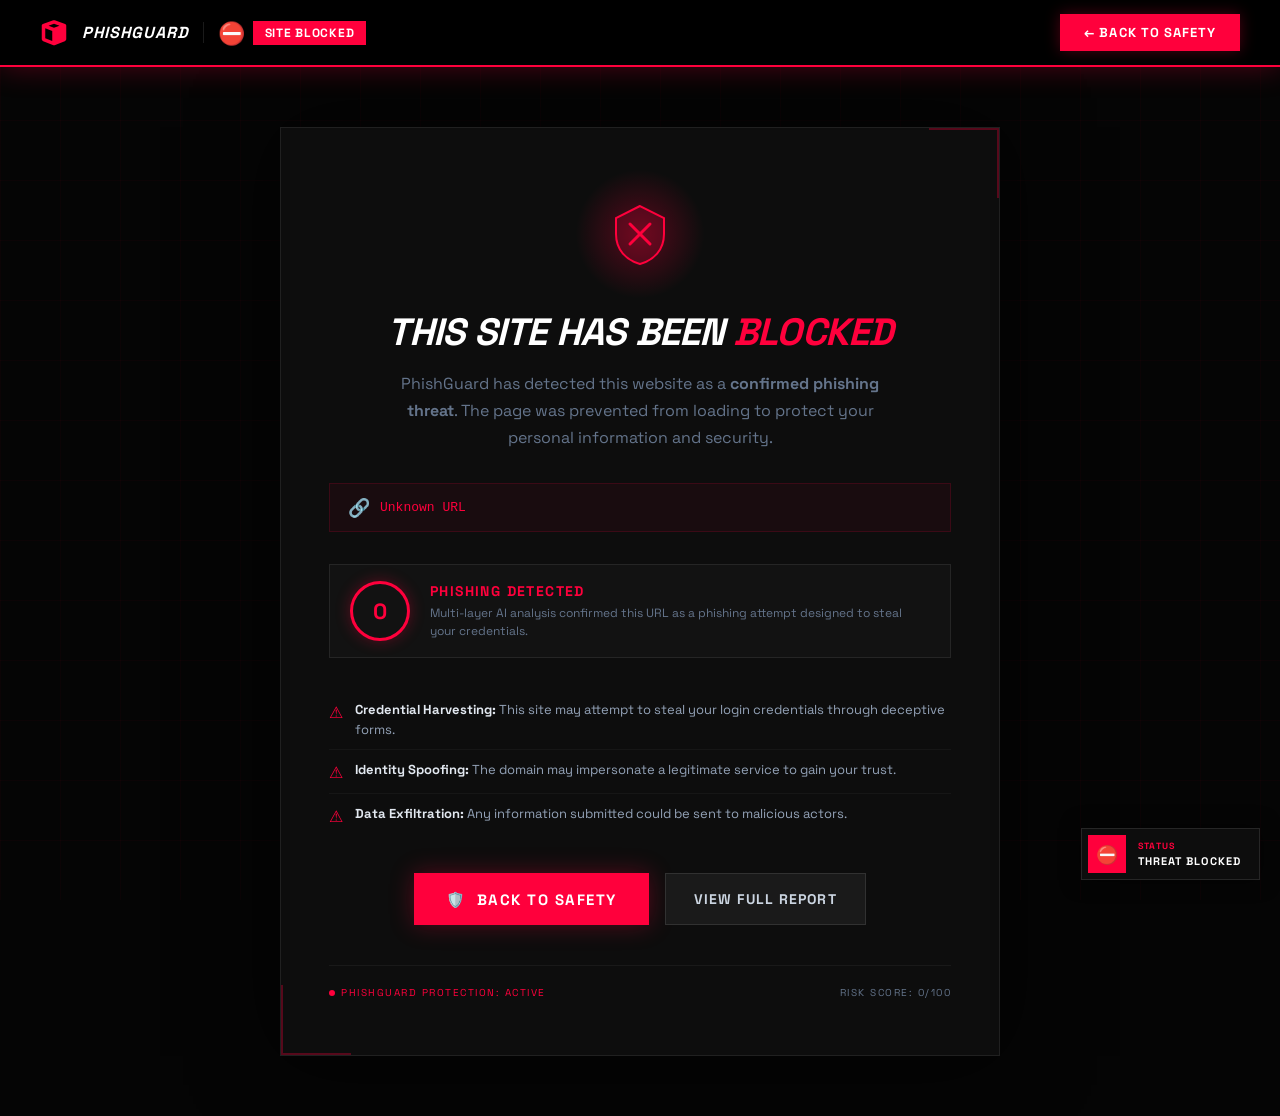
<file: extension/blocked.html>
<!DOCTYPE html>
<html lang="en">
<head>
  <meta charset="utf-8"/>
  <meta name="viewport" content="width=device-width, initial-scale=1.0"/>
  <title>⛔ Site Blocked — PhishGuard</title>
  <link href="https://fonts.googleapis.com/css2?family=Space+Grotesk:wght@300;400;500;600;700;800;900&display=swap" rel="stylesheet"/>
  <style>
    *, *::before, *::after { margin: 0; padding: 0; box-sizing: border-box; }

    :root {
      --danger: #ff003c;
      --danger-glow: rgba(255, 0, 60, 0.3);
      --bg: #050505;
      --surface: #0d0d0d;
      --border: rgba(255, 255, 255, 0.08);
      --text: #e2e8f0;
      --text-muted: #64748b;
    }

    body {
      font-family: 'Space Grotesk', 'Segoe UI', system-ui, sans-serif;
      background: var(--bg);
      color: var(--text);
      min-height: 100vh;
      display: flex;
      flex-direction: column;
      overflow-x: hidden;
    }

    /* Animated background grid */
    body::before {
      content: '';
      position: fixed;
      inset: 0;
      background-image:
        linear-gradient(rgba(255, 0, 60, 0.03) 1px, transparent 1px),
        linear-gradient(90deg, rgba(255, 0, 60, 0.03) 1px, transparent 1px);
      background-size: 60px 60px;
      pointer-events: none;
      z-index: 0;
      animation: gridPulse 4s ease-in-out infinite;
    }

    @keyframes gridPulse {
      0%, 100% { opacity: 0.5; }
      50% { opacity: 1; }
    }

    /* ---- Top Banner ---- */
    .top-banner {
      width: 100%;
      background: #000;
      padding: 14px 28px;
      border-bottom: 2px solid var(--danger);
      box-shadow: 0 0 30px var(--danger-glow);
      position: sticky;
      top: 0;
      z-index: 100;
    }

    .top-inner {
      max-width: 1200px;
      margin: 0 auto;
      display: flex;
      align-items: center;
      justify-content: space-between;
      gap: 16px;
      flex-wrap: wrap;
    }

    .top-left {
      display: flex;
      align-items: center;
      gap: 14px;
    }

    .logo-icon {
      width: 28px;
      height: 28px;
      color: var(--danger);
    }

    .brand {
      font-weight: 700;
      font-size: 16px;
      color: white;
      letter-spacing: 0.06em;
      text-transform: uppercase;
      font-style: italic;
      border-right: 1px solid rgba(255,255,255,0.1);
      padding-right: 14px;
    }

    .warning-badge {
      display: flex;
      align-items: center;
      gap: 8px;
    }

    .warning-icon {
      font-size: 22px;
      animation: pulse 1.5s ease-in-out infinite;
      color: var(--danger);
    }

    .warning-label {
      font-weight: 700;
      font-size: 12px;
      color: white;
      text-transform: uppercase;
      letter-spacing: 0.06em;
      background: var(--danger);
      padding: 4px 12px;
    }

    .top-right {
      display: flex;
      align-items: center;
      gap: 10px;
    }

    .btn-leave {
      background: var(--danger);
      color: white;
      border: none;
      font-weight: 700;
      padding: 10px 24px;
      font-size: 13px;
      cursor: pointer;
      transition: all 0.2s;
      font-family: inherit;
      text-transform: uppercase;
      letter-spacing: 0.08em;
      box-shadow: 0 0 15px var(--danger-glow);
    }

    .btn-leave:hover {
      filter: brightness(1.3);
      box-shadow: 0 0 25px var(--danger-glow);
    }

    /* ---- Main Content ---- */
    .main {
      flex: 1;
      display: flex;
      align-items: center;
      justify-content: center;
      padding: 60px 24px;
      position: relative;
      z-index: 1;
    }

    .block-card {
      max-width: 720px;
      width: 100%;
      background: var(--surface);
      padding: 56px 48px;
      border: 1px solid var(--border);
      position: relative;
      overflow: hidden;
      box-shadow: 0 0 80px rgba(0, 0, 0, 0.8);
    }

    /* Corner decorations */
    .block-card::before {
      content: '';
      position: absolute;
      top: 0; right: 0;
      width: 70px; height: 70px;
      border-top: 2px solid rgba(255, 0, 60, 0.3);
      border-right: 2px solid rgba(255, 0, 60, 0.3);
      pointer-events: none;
    }
    .block-card::after {
      content: '';
      position: absolute;
      bottom: 0; left: 0;
      width: 70px; height: 70px;
      border-bottom: 2px solid rgba(255, 0, 60, 0.3);
      border-left: 2px solid rgba(255, 0, 60, 0.3);
      pointer-events: none;
    }

    /* Danger Shield Icon */
    .shield-wrap {
      width: 100px;
      height: 100px;
      margin: 0 auto 28px;
      display: flex;
      align-items: center;
      justify-content: center;
      position: relative;
    }

    .shield-glow {
      position: absolute;
      inset: -15px;
      background: radial-gradient(circle, var(--danger-glow), transparent 70%);
      animation: glowPulse 2s ease-in-out infinite;
    }

    @keyframes glowPulse {
      0%, 100% { opacity: 0.6; transform: scale(1); }
      50% { opacity: 1; transform: scale(1.1); }
    }

    .shield-icon {
      position: relative;
      z-index: 1;
      width: 64px;
      height: 64px;
    }

    .shield-icon svg {
      width: 100%;
      height: 100%;
    }

    .block-title {
      font-size: 38px;
      font-weight: 900;
      color: white;
      text-transform: uppercase;
      letter-spacing: -0.02em;
      font-style: italic;
      margin-bottom: 16px;
      text-align: center;
      line-height: 1.1;
    }

    .block-title span {
      color: var(--danger);
    }

    .block-subtitle {
      font-size: 16px;
      color: var(--text-muted);
      text-align: center;
      line-height: 1.7;
      margin-bottom: 32px;
      max-width: 520px;
      margin-left: auto;
      margin-right: auto;
    }

    .blocked-url {
      display: flex;
      align-items: center;
      gap: 10px;
      background: rgba(255, 0, 60, 0.05);
      border: 1px solid rgba(255, 0, 60, 0.15);
      padding: 12px 18px;
      margin-bottom: 32px;
      overflow: hidden;
    }

    .blocked-url-icon {
      color: var(--danger);
      font-size: 18px;
      flex-shrink: 0;
    }

    .blocked-url-text {
      font-family: 'Courier New', monospace;
      font-size: 13px;
      color: var(--danger);
      overflow: hidden;
      text-overflow: ellipsis;
      white-space: nowrap;
    }

    /* Risk Score Meter */
    .risk-meter {
      display: flex;
      align-items: center;
      gap: 20px;
      background: rgba(255, 255, 255, 0.02);
      border: 1px solid var(--border);
      padding: 16px 20px;
      margin-bottom: 32px;
    }

    .risk-score-circle {
      width: 60px;
      height: 60px;
      border-radius: 50%;
      border: 3px solid var(--danger);
      display: flex;
      align-items: center;
      justify-content: center;
      flex-shrink: 0;
      box-shadow: 0 0 15px var(--danger-glow);
    }

    .risk-score-num {
      font-size: 22px;
      font-weight: 900;
      color: var(--danger);
    }

    .risk-details {
      flex: 1;
    }

    .risk-verdict {
      font-size: 14px;
      font-weight: 700;
      color: var(--danger);
      text-transform: uppercase;
      letter-spacing: 0.1em;
      margin-bottom: 4px;
    }

    .risk-explanation {
      font-size: 12px;
      color: var(--text-muted);
      line-height: 1.5;
    }

    /* Threat Info */
    .threat-list {
      list-style: none;
      margin-bottom: 36px;
    }

    .threat-item {
      display: flex;
      align-items: flex-start;
      gap: 12px;
      padding: 10px 0;
      border-bottom: 1px solid rgba(255,255,255,0.04);
    }

    .threat-item:last-child {
      border-bottom: none;
    }

    .threat-icon {
      color: var(--danger);
      font-size: 16px;
      margin-top: 2px;
      flex-shrink: 0;
    }

    .threat-text {
      font-size: 13px;
      color: #94a3b8;
      line-height: 1.5;
    }

    .threat-text strong {
      color: var(--text);
    }

    /* Actions */
    .actions {
      display: flex;
      gap: 16px;
      justify-content: center;
      flex-wrap: wrap;
    }

    .btn-safety {
      display: flex;
      align-items: center;
      gap: 10px;
      min-width: 220px;
      justify-content: center;
      background: var(--danger);
      color: white;
      border: none;
      font-weight: 900;
      padding: 16px 32px;
      font-size: 15px;
      cursor: pointer;
      transition: all 0.2s;
      text-transform: uppercase;
      letter-spacing: 0.1em;
      font-family: inherit;
      box-shadow: 0 0 25px var(--danger-glow);
    }

    .btn-safety:hover {
      filter: brightness(1.3);
      box-shadow: 0 0 35px var(--danger-glow);
      transform: translateY(-1px);
    }

    .btn-report {
      min-width: 180px;
      background: #1a1a1a;
      color: #cbd5e1;
      border: 1px solid rgba(255,255,255,0.1);
      font-weight: 700;
      padding: 16px 28px;
      font-size: 14px;
      cursor: pointer;
      transition: all 0.2s;
      text-transform: uppercase;
      letter-spacing: 0.08em;
      font-family: inherit;
    }

    .btn-report:hover {
      background: #222;
      border-color: rgba(255,255,255,0.2);
    }

    /* Status Footer */
    .meta-bar {
      margin-top: 40px;
      padding-top: 20px;
      border-top: 1px solid rgba(255,255,255,0.05);
      display: flex;
      justify-content: space-between;
      align-items: center;
      font-size: 10px;
      color: var(--text-muted);
      text-transform: uppercase;
      letter-spacing: 0.15em;
      flex-wrap: wrap;
      gap: 8px;
    }

    .meta-status {
      color: var(--danger);
      display: flex;
      align-items: center;
      gap: 6px;
    }

    .meta-dot {
      width: 6px;
      height: 6px;
      border-radius: 50%;
      background: var(--danger);
      animation: pulse 1.5s ease-in-out infinite;
    }

    /* Fixed Footer Badge */
    .fixed-badge {
      position: fixed;
      bottom: 20px;
      right: 20px;
      display: flex;
      align-items: center;
      gap: 12px;
      background: var(--surface);
      padding: 6px 18px 6px 6px;
      border: 1px solid rgba(255,255,255,0.1);
      box-shadow: 0 0 20px rgba(0,0,0,0.6);
      z-index: 100;
    }

    .fixed-badge-icon {
      width: 38px;
      height: 38px;
      background: var(--danger);
      display: flex;
      align-items: center;
      justify-content: center;
      color: white;
      font-size: 18px;
    }

    .fixed-badge-label {
      font-size: 9px;
      font-weight: 900;
      text-transform: uppercase;
      letter-spacing: 0.15em;
      color: var(--danger);
    }

    .fixed-badge-value {
      font-size: 11px;
      font-weight: 700;
      text-transform: uppercase;
      letter-spacing: 0.1em;
      color: white;
      margin-top: 2px;
    }

    /* Animations */
    @keyframes pulse {
      0%, 100% { opacity: 1; }
      50% { opacity: 0.3; }
    }

    @keyframes fadeInUp {
      from { opacity: 0; transform: translateY(30px); }
      to { opacity: 1; transform: translateY(0); }
    }

    .block-card {
      animation: fadeInUp 0.6s ease forwards;
    }

    /* Responsive */
    @media (max-width: 600px) {
      .block-card { padding: 36px 24px; }
      .block-title { font-size: 28px; }
      .actions { flex-direction: column; }
      .btn-safety, .btn-report { width: 100%; }
    }
  </style>
</head>
<body>

  <!-- Top Banner -->
  <div class="top-banner">
    <div class="top-inner">
      <div class="top-left">
        <svg class="logo-icon" fill="none" viewBox="0 0 48 48" xmlns="http://www.w3.org/2000/svg">
          <path clip-rule="evenodd" d="M24 18.4228L42 11.475V34.3663C42 34.7796 41.7457 35.1504 41.3601 35.2992L24 42V18.4228Z" fill="currentColor" fill-rule="evenodd"></path>
          <path clip-rule="evenodd" d="M24 8.18819L33.4123 11.574L24 15.2071L14.5877 11.574L24 8.18819ZM9 15.8487L21 20.4805V37.6263L9 32.9945V15.8487ZM27 37.6263V20.4805L39 15.8487V32.9945L27 37.6263ZM25.354 2.29885C24.4788 1.98402 23.5212 1.98402 22.646 2.29885L4.98454 8.65208C3.7939 9.08038 3 10.2097 3 11.475V34.3663C3 36.0196 4.01719 37.5026 5.55962 38.098L22.9197 44.7987C23.6149 45.0671 24.3851 45.0671 25.0803 44.7987L42.4404 38.098C43.9828 37.5026 45 36.0196 45 34.3663V11.475C45 10.2097 44.2061 9.08038 43.0155 8.65208L25.354 2.29885Z" fill="currentColor" fill-rule="evenodd"></path>
        </svg>
        <span class="brand">PhishGuard</span>
        <div class="warning-badge">
          <span class="warning-icon">⛔</span>
          <span class="warning-label">Site Blocked</span>
        </div>
      </div>
      <div class="top-right">
        <button class="btn-leave" id="leaveBtn">← Back to Safety</button>
      </div>
    </div>
  </div>

  <!-- Main Content -->
  <div class="main">
    <div class="block-card">
      <!-- Shield Icon -->
      <div class="shield-wrap">
        <div class="shield-glow"></div>
        <div class="shield-icon">
          <svg viewBox="0 0 64 64" fill="none" xmlns="http://www.w3.org/2000/svg">
            <path d="M32 4L8 16V32C8 48 18.4 58.4 32 62C45.6 58.4 56 48 56 32V16L32 4Z" fill="rgba(255,0,60,0.15)" stroke="#ff003c" stroke-width="2"/>
            <line x1="22" y1="22" x2="42" y2="42" stroke="#ff003c" stroke-width="3" stroke-linecap="round"/>
            <line x1="42" y1="22" x2="22" y2="42" stroke="#ff003c" stroke-width="3" stroke-linecap="round"/>
          </svg>
        </div>
      </div>

      <h1 class="block-title">This site has been <span>blocked</span></h1>

      <p class="block-subtitle">
        PhishGuard has detected this website as a <strong>confirmed phishing threat</strong>. 
        The page was prevented from loading to protect your personal information and security.
      </p>

      <!-- Blocked URL -->
      <div class="blocked-url">
        <span class="blocked-url-icon">🔗</span>
        <span class="blocked-url-text" id="blockedUrlText">Loading...</span>
      </div>

      <!-- Risk Meter -->
      <div class="risk-meter">
        <div class="risk-score-circle">
          <span class="risk-score-num" id="riskScoreNum">—</span>
        </div>
        <div class="risk-details">
          <div class="risk-verdict" id="riskVerdict">PHISHING DETECTED</div>
          <div class="risk-explanation" id="riskExplanation">
            Multi-layer AI analysis confirmed this URL as a phishing attempt designed to steal your credentials.
          </div>
        </div>
      </div>

      <!-- Threat Details -->
      <ul class="threat-list" id="threatList">
        <li class="threat-item">
          <span class="threat-icon">⚠️</span>
          <span class="threat-text"><strong>Credential Harvesting:</strong> This site may attempt to steal your login credentials through deceptive forms.</span>
        </li>
        <li class="threat-item">
          <span class="threat-icon">⚠️</span>
          <span class="threat-text"><strong>Identity Spoofing:</strong> The domain may impersonate a legitimate service to gain your trust.</span>
        </li>
        <li class="threat-item">
          <span class="threat-icon">⚠️</span>
          <span class="threat-text"><strong>Data Exfiltration:</strong> Any information submitted could be sent to malicious actors.</span>
        </li>
      </ul>

      <!-- Actions -->
      <div class="actions">
        <button class="btn-safety" id="safetyBtn">
          <span>🛡️</span> Back to Safety
        </button>
        <button class="btn-report" id="reportBtn">View Full Report</button>
      </div>

      <!-- Meta footer -->
      <div class="meta-bar">
        <div class="meta-status">
          <span class="meta-dot"></span>
          PhishGuard Protection: Active
        </div>
        <span id="riskScoreMeta">Risk Score: —/100</span>
      </div>
    </div>
  </div>

  <!-- Fixed Badge -->
  <div class="fixed-badge">
    <div class="fixed-badge-icon">⛔</div>
    <div>
      <div class="fixed-badge-label">Status</div>
      <div class="fixed-badge-value">Threat Blocked</div>
    </div>
  </div>

  <script>
    // Parse URL params
    const params = new URLSearchParams(window.location.search);
    const blockedUrl = decodeURIComponent(params.get('url') || 'Unknown URL');
    const riskScore = parseInt(params.get('score') || '0');
    const verdict = params.get('verdict') || 'PHISHING';
    const details = params.get('details') || '';

    // Populate page
    document.getElementById('blockedUrlText').textContent = blockedUrl;
    document.getElementById('riskScoreNum').textContent = riskScore;
    document.getElementById('riskScoreMeta').textContent = `Risk Score: ${riskScore}/100`;

    if (details) {
      try {
        const checksData = JSON.parse(details);
        if (checksData.length > 0) {
          const threatList = document.getElementById('threatList');
          threatList.innerHTML = '';
          checksData.forEach(check => {
            const status = (check.status || check.result || '').toLowerCase();
            const isFail = status === 'fail' || status === 'danger' || status === 'phishing';
            if (isFail) {
              const li = document.createElement('li');
              li.className = 'threat-item';
              li.innerHTML = `
                <span class="threat-icon">⚠️</span>
                <span class="threat-text"><strong>${escapeHtml(check.name || check.check || 'Threat')}:</strong> ${escapeHtml(check.detail || check.message || 'Flagged as dangerous')}</span>
              `;
              threatList.appendChild(li);
            }
          });
          // If no failed checks, keep defaults
          if (threatList.children.length === 0) {
            threatList.innerHTML = `
              <li class="threat-item">
                <span class="threat-icon">⚠️</span>
                <span class="threat-text"><strong>High Risk Detected:</strong> AI analysis confirmed this as a dangerous phishing site.</span>
              </li>
            `;
          }
        }
      } catch(e) {}
    }

    // Button handlers
    document.getElementById('leaveBtn').addEventListener('click', () => {
      window.location.href = 'https://www.google.com';
    });
    document.getElementById('safetyBtn').addEventListener('click', () => {
      window.location.href = 'https://www.google.com';
    });
    document.getElementById('reportBtn').addEventListener('click', () => {
      window.open('http://localhost:5000/url', '_blank');
    });

    function escapeHtml(str) {
      const div = document.createElement('div');
      div.textContent = str;
      return div.innerHTML;
    }
  </script>
</body>
</html>
</file>
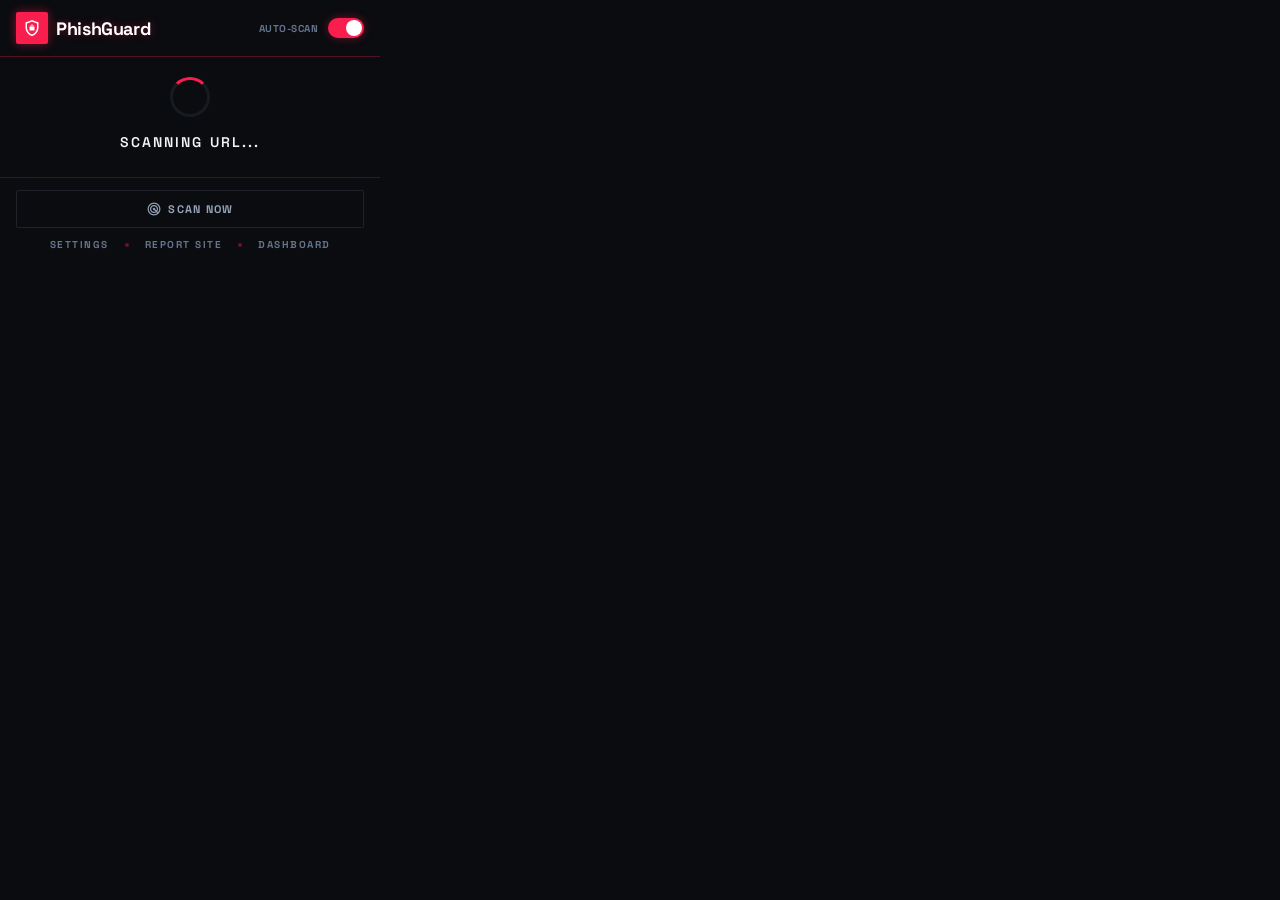
<file: extension/popup.html>
<!DOCTYPE html>
<html lang="en">
<head>
  <meta charset="utf-8"/>
  <meta content="width=device-width, initial-scale=1.0" name="viewport"/>
  <link href="https://fonts.googleapis.com/css2?family=Space+Grotesk:wght@300;400;500;600;700&display=swap" rel="stylesheet"/>
  <link href="https://fonts.googleapis.com/css2?family=Material+Symbols+Outlined:wght,FILL@100..700,0..1&display=swap" rel="stylesheet"/>
  <link rel="stylesheet" href="popup.css"/>
  <title>PhishGuard</title>
</head>
<body>
  <div id="app" class="app-container">

    <!-- Header -->
    <header class="header">
      <div class="header-left">
        <div class="header-logo">
          <span class="material-symbols-outlined">shield_lock</span>
        </div>
        <h1 class="header-title">PhishGuard</h1>
      </div>
      <div class="header-right">
        <span class="auto-scan-label">Auto-Scan</span>
        <button id="autoScanToggle" class="toggle-btn active" title="Toggle auto-scan">
          <span class="toggle-knob"></span>
        </button>
      </div>
    </header>

    <!-- Loading State -->
    <div id="loadingState" class="state-panel">
      <div class="loading-spinner"></div>
      <p class="loading-text">Scanning URL...</p>
      <p id="loadingUrl" class="loading-url"></p>
    </div>

    <!-- Idle State (non-scannable pages) -->
    <div id="idleState" class="state-panel hidden">
      <div class="idle-icon">
        <span class="material-symbols-outlined">shield_lock</span>
      </div>
      <p class="idle-title">PhishGuard Active</p>
      <p class="idle-subtitle">Navigate to a website to begin scanning</p>
    </div>

    <!-- Error State -->
    <div id="errorState" class="state-panel hidden">
      <div class="error-icon">
        <span class="material-symbols-outlined">cloud_off</span>
      </div>
      <p class="error-title">Connection Error</p>
      <p id="errorMessage" class="error-subtitle">Could not reach PhishGuard API</p>
      <button id="retryBtn" class="btn-primary btn-sm">
        <span class="material-symbols-outlined">refresh</span>
        Retry
      </button>
    </div>

    <!-- Results State -->
    <div id="resultsState" class="state-panel hidden">
      <!-- Risk Score & Verdict -->
      <div class="score-card">
        <div id="scoreGauge" class="gauge">
          <div class="gauge-inner">
            <span id="riskScore" class="gauge-score">0</span>
            <span class="gauge-label">/ 100</span>
          </div>
        </div>
        <div class="score-info">
          <p class="score-verdict-label">Verdict</p>
          <p id="verdict" class="score-verdict">SCANNING</p>
          <div class="score-detail">
            <span id="verdictIcon" class="material-symbols-outlined">hourglass_empty</span>
            <p id="verdictMessage" class="score-detail-text">Analyzing...</p>
          </div>
        </div>
      </div>

      <!-- Scanned URL -->
      <div class="scanned-url-bar">
        <span class="material-symbols-outlined">link</span>
        <span id="scannedUrl" class="scanned-url-text">—</span>
      </div>

      <!-- Safety Breakdown -->
      <div class="breakdown-section">
        <h3 class="section-title">
          <span class="material-symbols-outlined">analytics</span>
          Safety Breakdown
        </h3>
        <div id="checksList" class="checks-list">
          <!-- Dynamically populated -->
        </div>
      </div>

      <!-- Info Card -->
      <div id="infoCard" class="info-card hidden">
        <div class="info-card-inner">
          <span class="material-symbols-outlined">info</span>
          <div>
            <p id="infoTitle" class="info-card-title"></p>
            <p id="infoText" class="info-card-text"></p>
          </div>
        </div>
      </div>

      <!-- Actions -->
      <div class="actions-section">
        <button id="viewFullBtn" class="btn-primary">
          <span>View Full Analysis</span>
          <span class="material-symbols-outlined">arrow_forward</span>
        </button>
      </div>
    </div>

    <!-- Footer -->
    <footer class="footer">
      <button id="scanNowBtn" class="btn-scan-now">
        <span class="material-symbols-outlined">radar</span>
        Scan Now
      </button>
      <div class="footer-links">
        <button id="settingsBtn" class="footer-link">Settings</button>
        <div class="footer-dot"></div>
        <button id="reportBtn" class="footer-link">Report Site</button>
        <div class="footer-dot"></div>
        <button class="footer-link" id="dashboardBtn">Dashboard</button>
      </div>
    </footer>

  </div>
  <script src="popup.js"></script>
</body>
</html>
</file>
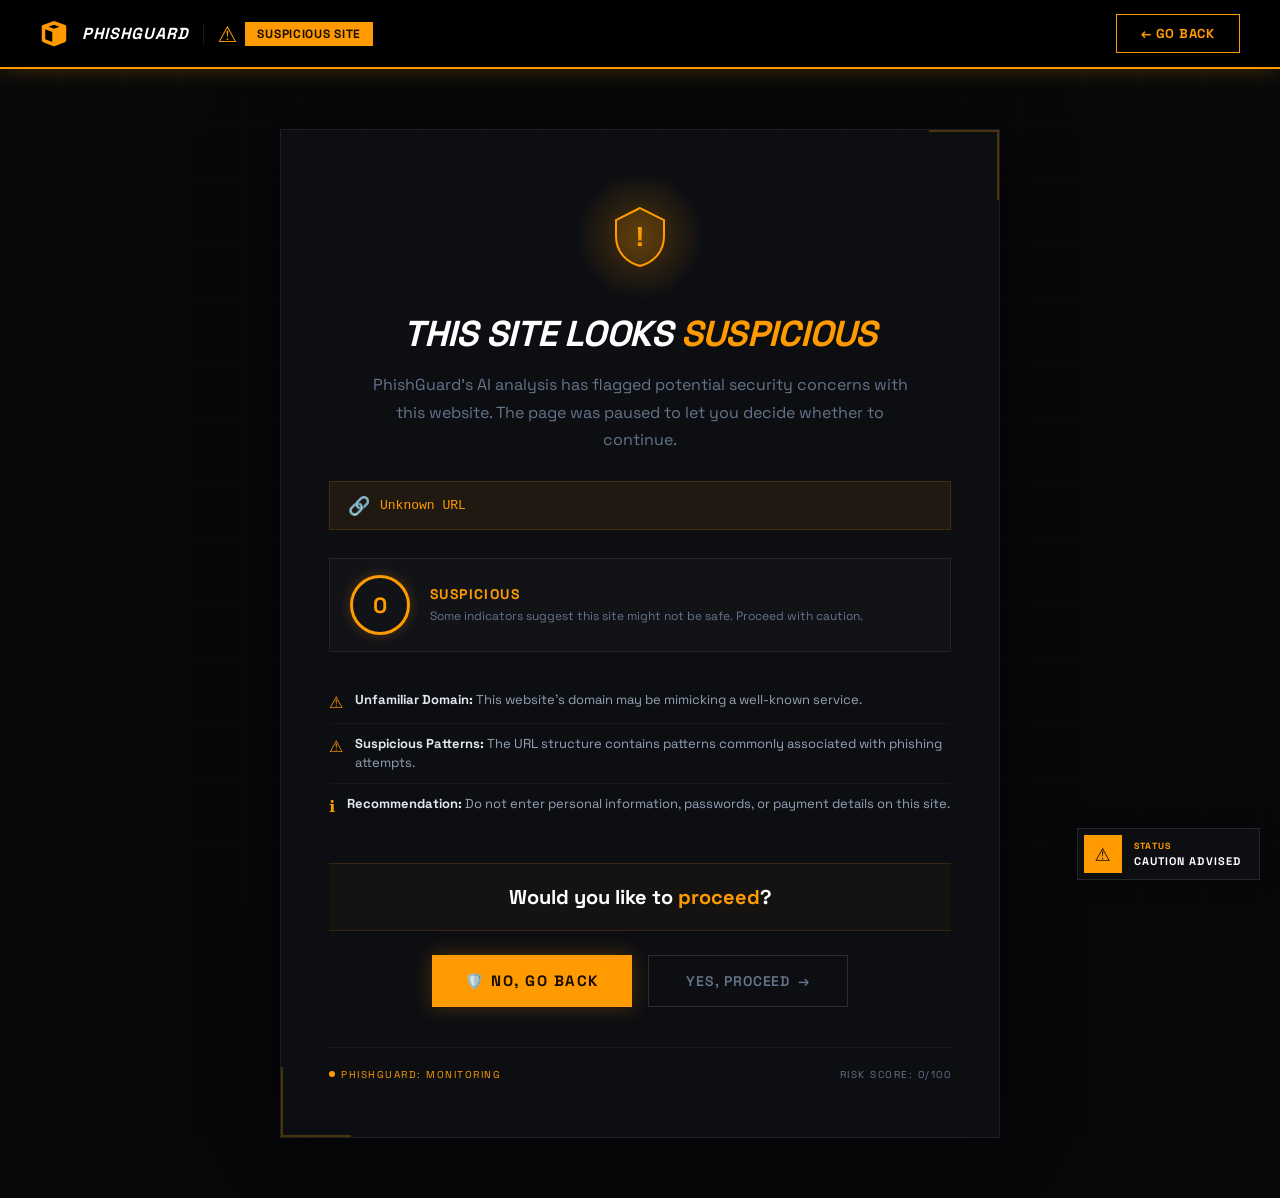
<file: extension/warning.html>
<!DOCTYPE html>
<html lang="en">
<head>
  <meta charset="utf-8"/>
  <meta name="viewport" content="width=device-width, initial-scale=1.0"/>
  <title>⚠️ Suspicious Site — PhishGuard</title>
  <link href="https://fonts.googleapis.com/css2?family=Space+Grotesk:wght@300;400;500;600;700;800;900&display=swap" rel="stylesheet"/>
  <style>
    *, *::before, *::after { margin: 0; padding: 0; box-sizing: border-box; }

    :root {
      --warn: #ff9a00;
      --warn-glow: rgba(255, 154, 0, 0.25);
      --warn-subtle: rgba(255, 154, 0, 0.08);
      --bg: #07080a;
      --surface: #0d0e12;
      --border: rgba(255, 255, 255, 0.07);
      --text: #e2e8f0;
      --text-muted: #64748b;
      --safe-green: #2aff2a;
    }

    body {
      font-family: 'Space Grotesk', 'Segoe UI', system-ui, sans-serif;
      background: var(--bg);
      color: var(--text);
      min-height: 100vh;
      display: flex;
      flex-direction: column;
      overflow-x: hidden;
    }

    /* Animated background */
    body::before {
      content: '';
      position: fixed;
      inset: 0;
      background-image:
        linear-gradient(rgba(255, 154, 0, 0.02) 1px, transparent 1px),
        linear-gradient(90deg, rgba(255, 154, 0, 0.02) 1px, transparent 1px);
      background-size: 60px 60px;
      pointer-events: none;
      z-index: 0;
      animation: gridPulse 5s ease-in-out infinite;
    }

    @keyframes gridPulse {
      0%, 100% { opacity: 0.4; }
      50% { opacity: 0.8; }
    }

    /* ---- Top Banner ---- */
    .top-banner {
      width: 100%;
      background: #000;
      padding: 14px 28px;
      border-bottom: 2px solid var(--warn);
      box-shadow: 0 0 25px var(--warn-glow);
      position: sticky;
      top: 0;
      z-index: 100;
    }

    .top-inner {
      max-width: 1200px;
      margin: 0 auto;
      display: flex;
      align-items: center;
      justify-content: space-between;
      gap: 16px;
      flex-wrap: wrap;
    }

    .top-left {
      display: flex;
      align-items: center;
      gap: 14px;
    }

    .logo-icon {
      width: 28px;
      height: 28px;
      color: var(--warn);
    }

    .brand {
      font-weight: 700;
      font-size: 16px;
      color: white;
      letter-spacing: 0.06em;
      text-transform: uppercase;
      font-style: italic;
      border-right: 1px solid rgba(255,255,255,0.1);
      padding-right: 14px;
    }

    .warning-badge {
      display: flex;
      align-items: center;
      gap: 8px;
    }

    .warning-icon {
      font-size: 22px;
      animation: pulse 2s ease-in-out infinite;
      color: var(--warn);
    }

    .warning-label {
      font-weight: 700;
      font-size: 12px;
      color: #1a0e00;
      text-transform: uppercase;
      letter-spacing: 0.06em;
      background: var(--warn);
      padding: 4px 12px;
    }

    .top-right {
      display: flex;
      align-items: center;
      gap: 10px;
    }

    .btn-leave {
      background: transparent;
      color: var(--warn);
      border: 1px solid var(--warn);
      font-weight: 700;
      padding: 10px 24px;
      font-size: 13px;
      cursor: pointer;
      transition: all 0.2s;
      font-family: inherit;
      text-transform: uppercase;
      letter-spacing: 0.06em;
    }

    .btn-leave:hover {
      background: var(--warn-subtle);
      box-shadow: 0 0 15px var(--warn-glow);
    }

    /* ---- Main Content ---- */
    .main {
      flex: 1;
      display: flex;
      align-items: center;
      justify-content: center;
      padding: 60px 24px;
      position: relative;
      z-index: 1;
    }

    .warn-card {
      max-width: 720px;
      width: 100%;
      background: var(--surface);
      padding: 56px 48px;
      border: 1px solid var(--border);
      position: relative;
      overflow: hidden;
      box-shadow: 0 0 60px rgba(0, 0, 0, 0.7);
      animation: fadeInUp 0.6s ease forwards;
    }

    .warn-card::before {
      content: '';
      position: absolute;
      top: 0; right: 0;
      width: 70px; height: 70px;
      border-top: 2px solid rgba(255, 154, 0, 0.25);
      border-right: 2px solid rgba(255, 154, 0, 0.25);
      pointer-events: none;
    }
    .warn-card::after {
      content: '';
      position: absolute;
      bottom: 0; left: 0;
      width: 70px; height: 70px;
      border-bottom: 2px solid rgba(255, 154, 0, 0.25);
      border-left: 2px solid rgba(255, 154, 0, 0.25);
      pointer-events: none;
    }

    /* Warning Shield Icon */
    .shield-wrap {
      width: 100px;
      height: 100px;
      margin: 0 auto 28px;
      display: flex;
      align-items: center;
      justify-content: center;
      position: relative;
    }

    .shield-glow {
      position: absolute;
      inset: -15px;
      background: radial-gradient(circle, var(--warn-glow), transparent 70%);
      animation: glowPulse 2.5s ease-in-out infinite;
    }

    @keyframes glowPulse {
      0%, 100% { opacity: 0.5; transform: scale(1); }
      50% { opacity: 1; transform: scale(1.08); }
    }

    .shield-icon {
      position: relative;
      z-index: 1;
      width: 64px;
      height: 64px;
    }

    .shield-icon svg {
      width: 100%;
      height: 100%;
    }

    .warn-title {
      font-size: 36px;
      font-weight: 900;
      color: white;
      text-transform: uppercase;
      letter-spacing: -0.02em;
      font-style: italic;
      margin-bottom: 16px;
      text-align: center;
      line-height: 1.15;
    }

    .warn-title span {
      color: var(--warn);
    }

    .warn-subtitle {
      font-size: 16px;
      color: var(--text-muted);
      text-align: center;
      line-height: 1.7;
      margin-bottom: 28px;
      max-width: 540px;
      margin-left: auto;
      margin-right: auto;
    }

    /* URL Display */
    .target-url {
      display: flex;
      align-items: center;
      gap: 10px;
      background: var(--warn-subtle);
      border: 1px solid rgba(255, 154, 0, 0.15);
      padding: 12px 18px;
      margin-bottom: 28px;
      overflow: hidden;
    }

    .target-url-icon {
      color: var(--warn);
      font-size: 18px;
      flex-shrink: 0;
    }

    .target-url-text {
      font-family: 'Courier New', monospace;
      font-size: 13px;
      color: var(--warn);
      overflow: hidden;
      text-overflow: ellipsis;
      white-space: nowrap;
    }

    /* Risk Score Bar */
    .risk-meter {
      display: flex;
      align-items: center;
      gap: 20px;
      background: rgba(255, 255, 255, 0.02);
      border: 1px solid var(--border);
      padding: 16px 20px;
      margin-bottom: 28px;
    }

    .risk-score-circle {
      width: 60px;
      height: 60px;
      border-radius: 50%;
      border: 3px solid var(--warn);
      display: flex;
      align-items: center;
      justify-content: center;
      flex-shrink: 0;
      box-shadow: 0 0 12px var(--warn-glow);
    }

    .risk-score-num {
      font-size: 22px;
      font-weight: 900;
      color: var(--warn);
    }

    .risk-details { flex: 1; }

    .risk-verdict {
      font-size: 14px;
      font-weight: 700;
      color: var(--warn);
      text-transform: uppercase;
      letter-spacing: 0.1em;
      margin-bottom: 4px;
    }

    .risk-explanation {
      font-size: 12px;
      color: var(--text-muted);
      line-height: 1.5;
    }

    /* Warning Info Items */
    .warning-info {
      list-style: none;
      margin-bottom: 36px;
    }

    .info-item {
      display: flex;
      align-items: flex-start;
      gap: 12px;
      padding: 10px 0;
      border-bottom: 1px solid rgba(255,255,255,0.04);
    }

    .info-item:last-child { border-bottom: none; }

    .info-icon {
      color: var(--warn);
      font-size: 16px;
      margin-top: 2px;
      flex-shrink: 0;
    }

    .info-text {
      font-size: 13px;
      color: #94a3b8;
      line-height: 1.5;
    }

    .info-text strong { color: var(--text); }

    /* Proceed Question */
    .proceed-question {
      text-align: center;
      font-size: 20px;
      font-weight: 700;
      color: white;
      margin-bottom: 24px;
      padding: 20px 0;
      border-top: 1px solid rgba(255, 154, 0, 0.15);
      border-bottom: 1px solid rgba(255, 154, 0, 0.15);
      background: rgba(255, 154, 0, 0.03);
    }

    .proceed-question span {
      color: var(--warn);
    }

    /* Action Buttons */
    .actions {
      display: flex;
      gap: 16px;
      justify-content: center;
      flex-wrap: wrap;
    }

    .btn-go-back {
      display: flex;
      align-items: center;
      gap: 10px;
      min-width: 200px;
      justify-content: center;
      background: var(--warn);
      color: #1a0e00;
      border: none;
      font-weight: 900;
      padding: 16px 32px;
      font-size: 15px;
      cursor: pointer;
      transition: all 0.2s;
      text-transform: uppercase;
      letter-spacing: 0.1em;
      font-family: inherit;
      box-shadow: 0 0 20px var(--warn-glow);
    }

    .btn-go-back:hover {
      filter: brightness(1.2);
      box-shadow: 0 0 30px var(--warn-glow);
      transform: translateY(-1px);
    }

    .btn-proceed {
      min-width: 200px;
      display: flex;
      align-items: center;
      gap: 8px;
      justify-content: center;
      background: transparent;
      color: var(--text-muted);
      border: 1px solid rgba(255,255,255,0.12);
      font-weight: 600;
      padding: 16px 28px;
      font-size: 14px;
      cursor: pointer;
      transition: all 0.3s;
      text-transform: uppercase;
      letter-spacing: 0.06em;
      font-family: inherit;
    }

    .btn-proceed:hover {
      color: var(--warn);
      border-color: var(--warn);
      background: var(--warn-subtle);
    }

    .btn-proceed .proceed-arrow {
      transition: transform 0.3s;
    }

    .btn-proceed:hover .proceed-arrow {
      transform: translateX(4px);
    }

    /* Meta bar */
    .meta-bar {
      margin-top: 40px;
      padding-top: 20px;
      border-top: 1px solid rgba(255,255,255,0.05);
      display: flex;
      justify-content: space-between;
      align-items: center;
      font-size: 10px;
      color: var(--text-muted);
      text-transform: uppercase;
      letter-spacing: 0.15em;
      flex-wrap: wrap;
      gap: 8px;
    }

    .meta-status {
      color: var(--warn);
      display: flex;
      align-items: center;
      gap: 6px;
    }

    .meta-dot {
      width: 6px;
      height: 6px;
      border-radius: 50%;
      background: var(--warn);
      animation: pulse 2s ease-in-out infinite;
    }

    /* Fixed Badge */
    .fixed-badge {
      position: fixed;
      bottom: 20px;
      right: 20px;
      display: flex;
      align-items: center;
      gap: 12px;
      background: var(--surface);
      padding: 6px 18px 6px 6px;
      border: 1px solid rgba(255,255,255,0.1);
      box-shadow: 0 0 20px rgba(0,0,0,0.6);
      z-index: 100;
    }

    .fixed-badge-icon {
      width: 38px;
      height: 38px;
      background: var(--warn);
      display: flex;
      align-items: center;
      justify-content: center;
      color: #1a0e00;
      font-size: 18px;
      font-weight: 900;
    }

    .fixed-badge-label {
      font-size: 9px;
      font-weight: 900;
      text-transform: uppercase;
      letter-spacing: 0.15em;
      color: var(--warn);
    }

    .fixed-badge-value {
      font-size: 11px;
      font-weight: 700;
      text-transform: uppercase;
      letter-spacing: 0.1em;
      color: white;
      margin-top: 2px;
    }

    /* Countdown timer before proceed is active */
    .proceed-timer {
      font-size: 11px;
      color: var(--text-muted);
      text-align: center;
      margin-top: 12px;
      display: none;
    }

    @keyframes pulse {
      0%, 100% { opacity: 1; }
      50% { opacity: 0.3; }
    }

    @keyframes fadeInUp {
      from { opacity: 0; transform: translateY(30px); }
      to { opacity: 1; transform: translateY(0); }
    }

    @media (max-width: 600px) {
      .warn-card { padding: 36px 24px; }
      .warn-title { font-size: 26px; }
      .actions { flex-direction: column; }
      .btn-go-back, .btn-proceed { width: 100%; }
    }
  </style>
</head>
<body>

  <!-- Top Banner -->
  <div class="top-banner">
    <div class="top-inner">
      <div class="top-left">
        <svg class="logo-icon" fill="none" viewBox="0 0 48 48" xmlns="http://www.w3.org/2000/svg">
          <path clip-rule="evenodd" d="M24 18.4228L42 11.475V34.3663C42 34.7796 41.7457 35.1504 41.3601 35.2992L24 42V18.4228Z" fill="currentColor" fill-rule="evenodd"></path>
          <path clip-rule="evenodd" d="M24 8.18819L33.4123 11.574L24 15.2071L14.5877 11.574L24 8.18819ZM9 15.8487L21 20.4805V37.6263L9 32.9945V15.8487ZM27 37.6263V20.4805L39 15.8487V32.9945L27 37.6263ZM25.354 2.29885C24.4788 1.98402 23.5212 1.98402 22.646 2.29885L4.98454 8.65208C3.7939 9.08038 3 10.2097 3 11.475V34.3663C3 36.0196 4.01719 37.5026 5.55962 38.098L22.9197 44.7987C23.6149 45.0671 24.3851 45.0671 25.0803 44.7987L42.4404 38.098C43.9828 37.5026 45 36.0196 45 34.3663V11.475C45 10.2097 44.2061 9.08038 43.0155 8.65208L25.354 2.29885Z" fill="currentColor" fill-rule="evenodd"></path>
        </svg>
        <span class="brand">PhishGuard</span>
        <div class="warning-badge">
          <span class="warning-icon">⚠️</span>
          <span class="warning-label">Suspicious Site</span>
        </div>
      </div>
      <div class="top-right">
        <button class="btn-leave" id="leaveBtn">← Go Back</button>
      </div>
    </div>
  </div>

  <!-- Main Content -->
  <div class="main">
    <div class="warn-card">
      <!-- Shield Icon -->
      <div class="shield-wrap">
        <div class="shield-glow"></div>
        <div class="shield-icon">
          <svg viewBox="0 0 64 64" fill="none" xmlns="http://www.w3.org/2000/svg">
            <path d="M32 4L8 16V32C8 48 18.4 58.4 32 62C45.6 58.4 56 48 56 32V16L32 4Z" fill="rgba(255,154,0,0.12)" stroke="#ff9a00" stroke-width="2"/>
            <text x="32" y="42" text-anchor="middle" fill="#ff9a00" font-size="28" font-weight="bold" font-family="sans-serif">!</text>
          </svg>
        </div>
      </div>

      <h1 class="warn-title">This site looks <span>suspicious</span></h1>

      <p class="warn-subtitle">
        PhishGuard's AI analysis has flagged potential security concerns with this website. 
        The page was paused to let you decide whether to continue.
      </p>

      <!-- Target URL -->
      <div class="target-url">
        <span class="target-url-icon">🔗</span>
        <span class="target-url-text" id="targetUrlText">Loading...</span>
      </div>

      <!-- Risk Meter -->
      <div class="risk-meter">
        <div class="risk-score-circle">
          <span class="risk-score-num" id="riskScoreNum">—</span>
        </div>
        <div class="risk-details">
          <div class="risk-verdict" id="riskVerdict">SUSPICIOUS</div>
          <div class="risk-explanation" id="riskExplanation">
            Some indicators suggest this site might not be safe. Proceed with caution.
          </div>
        </div>
      </div>

      <!-- Warning Details -->
      <ul class="warning-info" id="warningList">
        <li class="info-item">
          <span class="info-icon">⚠️</span>
          <span class="info-text"><strong>Unfamiliar Domain:</strong> This website's domain may be mimicking a well-known service.</span>
        </li>
        <li class="info-item">
          <span class="info-icon">⚠️</span>
          <span class="info-text"><strong>Suspicious Patterns:</strong> The URL structure contains patterns commonly associated with phishing attempts.</span>
        </li>
        <li class="info-item">
          <span class="info-icon">ℹ️</span>
          <span class="info-text"><strong>Recommendation:</strong> Do not enter personal information, passwords, or payment details on this site.</span>
        </li>
      </ul>

      <!-- Proceed Question -->
      <div class="proceed-question">
        Would you like to <span>proceed</span>?
      </div>

      <!-- Actions -->
      <div class="actions">
        <button class="btn-go-back" id="goBackBtn">
          🛡️ No, Go Back
        </button>
        <button class="btn-proceed" id="proceedBtn">
          Yes, Proceed
          <span class="proceed-arrow">→</span>
        </button>
      </div>

      <p class="proceed-timer" id="proceedTimer"></p>

      <!-- Meta bar -->
      <div class="meta-bar">
        <div class="meta-status">
          <span class="meta-dot"></span>
          PhishGuard: Monitoring
        </div>
        <span id="riskScoreMeta">Risk Score: —/100</span>
      </div>
    </div>
  </div>

  <!-- Fixed Badge -->
  <div class="fixed-badge">
    <div class="fixed-badge-icon">⚠️</div>
    <div>
      <div class="fixed-badge-label">Status</div>
      <div class="fixed-badge-value">Caution Advised</div>
    </div>
  </div>

  <script>
    // Parse URL params
    const params = new URLSearchParams(window.location.search);
    const targetUrl = decodeURIComponent(params.get('url') || 'Unknown URL');
    const riskScore = parseInt(params.get('score') || '0');
    const verdict = params.get('verdict') || 'SUSPICIOUS';
    const details = params.get('details') || '';

    // Populate page
    document.getElementById('targetUrlText').textContent = targetUrl;
    document.getElementById('riskScoreNum').textContent = riskScore;
    document.getElementById('riskScoreMeta').textContent = `Risk Score: ${riskScore}/100`;

    if (details) {
      try {
        const checksData = JSON.parse(details);
        if (checksData.length > 0) {
          const warningList = document.getElementById('warningList');
          warningList.innerHTML = '';
          checksData.forEach(check => {
            const status = (check.status || check.result || '').toLowerCase();
            const isFail = status === 'fail' || status === 'danger' || status === 'phishing';
            const isWarn = status === 'warning' || status === 'warn' || status === 'suspicious';
            if (isFail || isWarn) {
              const li = document.createElement('li');
              li.className = 'info-item';
              li.innerHTML = `
                <span class="info-icon">${isFail ? '⚠️' : 'ℹ️'}</span>
                <span class="info-text"><strong>${escapeHtml(check.name || check.check || 'Warning')}:</strong> ${escapeHtml(check.detail || check.message || 'Flagged as suspicious')}</span>
              `;
              warningList.appendChild(li);
            }
          });
          if (warningList.children.length === 0) {
            warningList.innerHTML = `
              <li class="info-item">
                <span class="info-icon">⚠️</span>
                <span class="info-text"><strong>Suspicious Activity:</strong> AI analysis detected potential risks with this site.</span>
              </li>
            `;
          }
        }
      } catch(e) {}
    }

    // Button handlers
    document.getElementById('leaveBtn').addEventListener('click', goBack);
    document.getElementById('goBackBtn').addEventListener('click', goBack);
    document.getElementById('proceedBtn').addEventListener('click', proceed);

    function goBack() {
      if (window.history.length > 1) {
        window.history.back();
      } else {
        window.location.href = 'https://www.google.com';
      }
    }

    function proceed() {
      // Tell the background script to whitelist this URL temporarily,
      // then navigate to the original URL.
      if (typeof chrome !== 'undefined' && chrome.runtime) {
        chrome.runtime.sendMessage({
          type: 'allowUrl',
          url: targetUrl
        }, () => {
          window.location.href = targetUrl;
        });
      } else {
        window.location.href = targetUrl;
      }
    }

    function escapeHtml(str) {
      const div = document.createElement('div');
      div.textContent = str;
      return div.innerHTML;
    }
  </script>
</body>
</html>
</file>
<file: extension/popup.css>
/* ============================================
   PhishGuard Extension — Opera GX Theme
   Design tokens from Stitch project
   ============================================ */

:root {
  --primary: #fa1e4e;
  --bg-dark: #0b0c10;
  --surface: #161b22;
  --neon-cyan: #00f3ff;
  --neon-green: #2aff2a;
  --amber: #ff9a00;
  --danger: #ff003c;
  --text-primary: #f1f5f9;
  --text-secondary: #94a3b8;
  --text-muted: #64748b;
  --border-subtle: rgba(250, 30, 78, 0.3);
  --border-dim: rgba(148, 163, 184, 0.15);
}

/* ---- Reset & Base ---- */
* {
  margin: 0;
  padding: 0;
  box-sizing: border-box;
}

body {
  font-family: 'Space Grotesk', sans-serif;
  width: 380px;
  min-height: 200px;
  max-height: 580px;
  overflow-x: hidden;
  overflow-y: auto;
  background-color: var(--bg-dark);
  color: var(--text-primary);
  -webkit-font-smoothing: antialiased;
}

body::-webkit-scrollbar {
  width: 4px;
}
body::-webkit-scrollbar-track {
  background: var(--bg-dark);
}
body::-webkit-scrollbar-thumb {
  background: var(--primary);
  border-radius: 2px;
}

.hidden { display: none !important; }

/* ---- App Container ---- */
.app-container {
  display: flex;
  flex-direction: column;
  min-height: 100%;
  background: var(--bg-dark);
}

/* ---- Header ---- */
.header {
  display: flex;
  align-items: center;
  justify-content: space-between;
  padding: 12px 16px;
  border-bottom: 1px solid var(--border-subtle);
  background: var(--bg-dark);
}

.header-left {
  display: flex;
  align-items: center;
  gap: 8px;
}

.header-logo {
  display: flex;
  align-items: center;
  justify-content: center;
  width: 32px;
  height: 32px;
  background: var(--primary);
  border-radius: 2px;
  color: white;
  box-shadow: 0 0 10px rgba(250, 30, 78, 0.5);
}
.header-logo .material-symbols-outlined {
  font-size: 20px;
}

.header-title {
  font-size: 18px;
  font-weight: 700;
  color: white;
  letter-spacing: -0.02em;
  text-shadow: 0 0 8px rgba(250, 30, 78, 0.4);
}

.header-right {
  display: flex;
  align-items: center;
  gap: 10px;
}

.auto-scan-label {
  font-size: 10px;
  font-weight: 700;
  text-transform: uppercase;
  letter-spacing: 0.05em;
  color: var(--text-muted);
}

/* Toggle Switch */
.toggle-btn {
  position: relative;
  width: 36px;
  height: 20px;
  background: var(--text-muted);
  border: none;
  border-radius: 10px;
  cursor: pointer;
  transition: all 0.2s ease;
  padding: 0;
}
.toggle-btn.active {
  background: var(--primary);
  box-shadow: 0 0 8px rgba(250, 30, 78, 0.4);
}
.toggle-knob {
  position: absolute;
  top: 2px;
  left: 2px;
  width: 16px;
  height: 16px;
  background: white;
  border-radius: 50%;
  transition: transform 0.2s ease;
}
.toggle-btn.active .toggle-knob {
  transform: translateX(16px);
}

/* ---- State Panels ---- */
.state-panel {
  display: flex;
  flex-direction: column;
  align-items: center;
  padding: 20px 16px;
}

/* Loading */
.loading-spinner {
  width: 40px;
  height: 40px;
  border: 3px solid var(--surface);
  border-top-color: var(--primary);
  border-radius: 50%;
  animation: spin 0.8s linear infinite;
  margin-bottom: 16px;
}
@keyframes spin {
  to { transform: rotate(360deg); }
}

.loading-text {
  font-size: 14px;
  font-weight: 600;
  color: var(--text-primary);
  text-transform: uppercase;
  letter-spacing: 0.15em;
}
.loading-url {
  font-size: 11px;
  color: var(--text-muted);
  margin-top: 6px;
  max-width: 100%;
  overflow: hidden;
  text-overflow: ellipsis;
  white-space: nowrap;
}

/* Idle */
.idle-icon {
  width: 56px;
  height: 56px;
  display: flex;
  align-items: center;
  justify-content: center;
  background: var(--surface);
  border: 1px solid var(--border-dim);
  border-radius: 2px;
  margin-bottom: 16px;
}
.idle-icon .material-symbols-outlined {
  font-size: 28px;
  color: var(--primary);
}
.idle-title {
  font-size: 14px;
  font-weight: 700;
  color: var(--text-primary);
  text-transform: uppercase;
  letter-spacing: 0.1em;
}
.idle-subtitle {
  font-size: 12px;
  color: var(--text-muted);
  margin-top: 4px;
}

/* Error */
.error-icon {
  width: 56px;
  height: 56px;
  display: flex;
  align-items: center;
  justify-content: center;
  background: rgba(250, 30, 78, 0.08);
  border: 1px solid rgba(250, 30, 78, 0.2);
  border-radius: 2px;
  margin-bottom: 16px;
}
.error-icon .material-symbols-outlined {
  font-size: 28px;
  color: var(--primary);
}
.error-title {
  font-size: 14px;
  font-weight: 700;
  color: var(--primary);
  text-transform: uppercase;
  letter-spacing: 0.1em;
}
.error-subtitle {
  font-size: 12px;
  color: var(--text-muted);
  margin-top: 4px;
  margin-bottom: 16px;
}

/* ---- Results ---- */

/* Score Card */
.score-card {
  display: flex;
  align-items: center;
  gap: 20px;
  padding: 20px;
  margin: 0 16px;
  background: var(--surface);
  border: 1px solid rgba(148, 163, 184, 0.1);
  border-radius: 4px;
  box-shadow: 0 4px 24px rgba(0, 0, 0, 0.4);
}

/* Gauge */
.gauge {
  position: relative;
  width: 80px;
  height: 80px;
  border-radius: 50%;
  flex-shrink: 0;
  background: conic-gradient(from 0deg, var(--neon-green) 0%, var(--surface) 0%);
  box-shadow: 0 0 15px rgba(42, 255, 42, 0.2);
  transition: background 0.5s ease;
}
.gauge-inner {
  position: absolute;
  inset: 6px;
  display: flex;
  flex-direction: column;
  align-items: center;
  justify-content: center;
  background: var(--bg-dark);
  border-radius: 50%;
}
.gauge-score {
  font-size: 22px;
  font-weight: 700;
  color: var(--neon-green);
  text-shadow: 0 0 8px rgba(42, 255, 42, 0.4);
  line-height: 1;
  transition: color 0.3s ease;
}
.gauge-label {
  font-size: 10px;
  color: var(--text-muted);
  font-weight: 500;
  letter-spacing: -0.03em;
}

.score-info {
  display: flex;
  flex-direction: column;
}
.score-verdict-label {
  font-size: 10px;
  font-weight: 700;
  color: var(--text-muted);
  text-transform: uppercase;
  letter-spacing: 0.2em;
}
.score-verdict {
  font-size: 22px;
  font-weight: 900;
  color: var(--neon-green);
  text-shadow: 0 0 8px rgba(42, 255, 42, 0.4);
  letter-spacing: -0.02em;
  line-height: 1.2;
  transition: color 0.3s ease;
}
.score-detail {
  display: flex;
  align-items: center;
  gap: 6px;
  margin-top: 4px;
}
.score-detail .material-symbols-outlined {
  font-size: 14px;
  color: var(--neon-green);
}
.score-detail-text {
  font-size: 12px;
  color: var(--text-secondary);
  font-style: italic;
}

/* Verdict color variants */
.verdict-safe .gauge-score,
.verdict-safe .score-verdict,
.verdict-safe .score-detail .material-symbols-outlined {
  color: var(--neon-green);
  text-shadow: 0 0 8px rgba(42, 255, 42, 0.4);
}
.verdict-safe .gauge {
  box-shadow: 0 0 15px rgba(42, 255, 42, 0.2);
}

.verdict-suspicious .gauge-score,
.verdict-suspicious .score-verdict,
.verdict-suspicious .score-detail .material-symbols-outlined {
  color: var(--amber);
  text-shadow: 0 0 12px rgba(255, 154, 0, 0.7);
}
.verdict-suspicious .gauge {
  box-shadow: 0 0 15px rgba(255, 154, 0, 0.3);
}

.verdict-phishing .gauge-score,
.verdict-phishing .score-verdict,
.verdict-phishing .score-detail .material-symbols-outlined {
  color: var(--danger);
  text-shadow: 0 0 12px rgba(255, 0, 60, 0.7);
}
.verdict-phishing .gauge {
  box-shadow: 0 0 15px rgba(255, 0, 60, 0.3);
}

/* Scanned URL bar */
.scanned-url-bar {
  display: flex;
  align-items: center;
  gap: 8px;
  margin: 12px 16px 0;
  padding: 8px 12px;
  background: var(--surface);
  border: 1px solid var(--border-dim);
  border-radius: 2px;
  overflow: hidden;
}
.scanned-url-bar .material-symbols-outlined {
  font-size: 16px;
  color: var(--text-muted);
  flex-shrink: 0;
}
.scanned-url-text {
  font-size: 11px;
  color: var(--text-secondary);
  white-space: nowrap;
  overflow: hidden;
  text-overflow: ellipsis;
  font-family: 'Space Grotesk', monospace;
}

/* Breakdown Section */
.breakdown-section {
  padding: 16px;
}
.section-title {
  display: flex;
  align-items: center;
  gap: 8px;
  font-size: 12px;
  font-weight: 900;
  color: white;
  text-transform: uppercase;
  letter-spacing: 0.15em;
  margin-bottom: 12px;
}
.section-title .material-symbols-outlined {
  font-size: 16px;
  color: var(--primary);
}

.checks-list {
  display: flex;
  flex-direction: column;
  gap: 6px;
}

/* Check Item */
.check-item {
  display: flex;
  align-items: center;
  justify-content: space-between;
  padding: 10px 14px;
  background: rgba(22, 27, 34, 0.8);
  border-left: 2px solid var(--neon-green);
  border-radius: 2px;
  transition: border-color 0.2s ease;
}
.check-item.warning {
  border-left-color: var(--amber);
}
.check-item.danger {
  border-left-color: var(--danger);
}

.check-item-left {
  display: flex;
  align-items: center;
  gap: 10px;
  min-width: 0;
}
.check-item-left .material-symbols-outlined {
  font-size: 18px;
  color: var(--neon-green);
  flex-shrink: 0;
}
.check-item.warning .check-item-left .material-symbols-outlined {
  color: var(--amber);
}
.check-item.danger .check-item-left .material-symbols-outlined {
  color: var(--danger);
}

.check-item-label {
  font-size: 13px;
  font-weight: 500;
  color: var(--text-primary);
  white-space: nowrap;
  overflow: hidden;
  text-overflow: ellipsis;
}

.check-item-badge {
  font-size: 9px;
  font-weight: 900;
  text-transform: uppercase;
  letter-spacing: 0.12em;
  color: var(--neon-green);
  flex-shrink: 0;
}
.check-item.warning .check-item-badge {
  color: var(--amber);
}
.check-item.danger .check-item-badge {
  color: var(--danger);
}

/* Info Card */
.info-card {
  padding: 0 16px;
  margin-top: 4px;
}
.info-card-inner {
  display: flex;
  align-items: flex-start;
  gap: 12px;
  padding: 14px;
  background: rgba(250, 30, 78, 0.04);
  border: 1px solid rgba(250, 30, 78, 0.15);
  box-shadow: inset 0 0 10px rgba(250, 30, 78, 0.05);
  border-radius: 4px;
}
.info-card-inner > .material-symbols-outlined {
  font-size: 20px;
  color: var(--primary);
  flex-shrink: 0;
  margin-top: 2px;
}
.info-card-title {
  font-size: 12px;
  font-weight: 900;
  color: white;
  text-transform: uppercase;
  letter-spacing: 0.06em;
}
.info-card-text {
  font-size: 11px;
  color: var(--text-secondary);
  margin-top: 4px;
  line-height: 1.5;
}

/* ---- Buttons ---- */
.btn-primary {
  display: flex;
  align-items: center;
  justify-content: center;
  gap: 8px;
  width: 100%;
  background: var(--primary);
  color: white;
  border: none;
  padding: 14px;
  font-family: 'Space Grotesk', sans-serif;
  font-size: 12px;
  font-weight: 900;
  text-transform: uppercase;
  letter-spacing: 0.15em;
  cursor: pointer;
  border-radius: 2px;
  box-shadow: 0 0 15px rgba(250, 30, 78, 0.3);
  transition: all 0.2s ease;
}
.btn-primary:hover {
  filter: brightness(1.2);
}
.btn-primary .material-symbols-outlined {
  font-size: 18px;
}

.btn-sm {
  width: auto;
  padding: 8px 20px;
  font-size: 11px;
}

.btn-scan-now {
  display: flex;
  align-items: center;
  justify-content: center;
  gap: 6px;
  width: 100%;
  background: transparent;
  color: var(--text-secondary);
  border: 1px solid var(--border-dim);
  padding: 10px;
  font-family: 'Space Grotesk', sans-serif;
  font-size: 11px;
  font-weight: 700;
  text-transform: uppercase;
  letter-spacing: 0.12em;
  cursor: pointer;
  border-radius: 2px;
  transition: all 0.2s ease;
}
.btn-scan-now:hover {
  color: var(--neon-cyan);
  border-color: var(--neon-cyan);
}
.btn-scan-now .material-symbols-outlined {
  font-size: 16px;
}

/* ---- Actions ---- */
.actions-section {
  padding: 0 16px 8px;
}

/* ---- Footer ---- */
.footer {
  margin-top: auto;
  padding: 12px 16px;
  border-top: 1px solid var(--border-dim);
  display: flex;
  flex-direction: column;
  gap: 10px;
}

.footer-links {
  display: flex;
  align-items: center;
  justify-content: center;
  gap: 16px;
}
.footer-link {
  background: none;
  border: none;
  font-family: 'Space Grotesk', sans-serif;
  font-size: 10px;
  font-weight: 900;
  text-transform: uppercase;
  letter-spacing: 0.15em;
  color: var(--text-muted);
  cursor: pointer;
  transition: color 0.2s ease;
}
.footer-link:hover {
  color: var(--primary);
}
.footer-dot {
  width: 4px;
  height: 4px;
  background: rgba(250, 30, 78, 0.4);
  border-radius: 50%;
}

/* ---- Animations ---- */
@keyframes fadeIn {
  from { opacity: 0; transform: translateY(6px); }
  to { opacity: 1; transform: translateY(0); }
}
.state-panel {
  animation: fadeIn 0.25s ease-out;
}

@keyframes pulse-glow {
  0%, 100% { box-shadow: 0 0 10px rgba(250, 30, 78, 0.3); }
  50% { box-shadow: 0 0 20px rgba(250, 30, 78, 0.6); }
}
</file>
